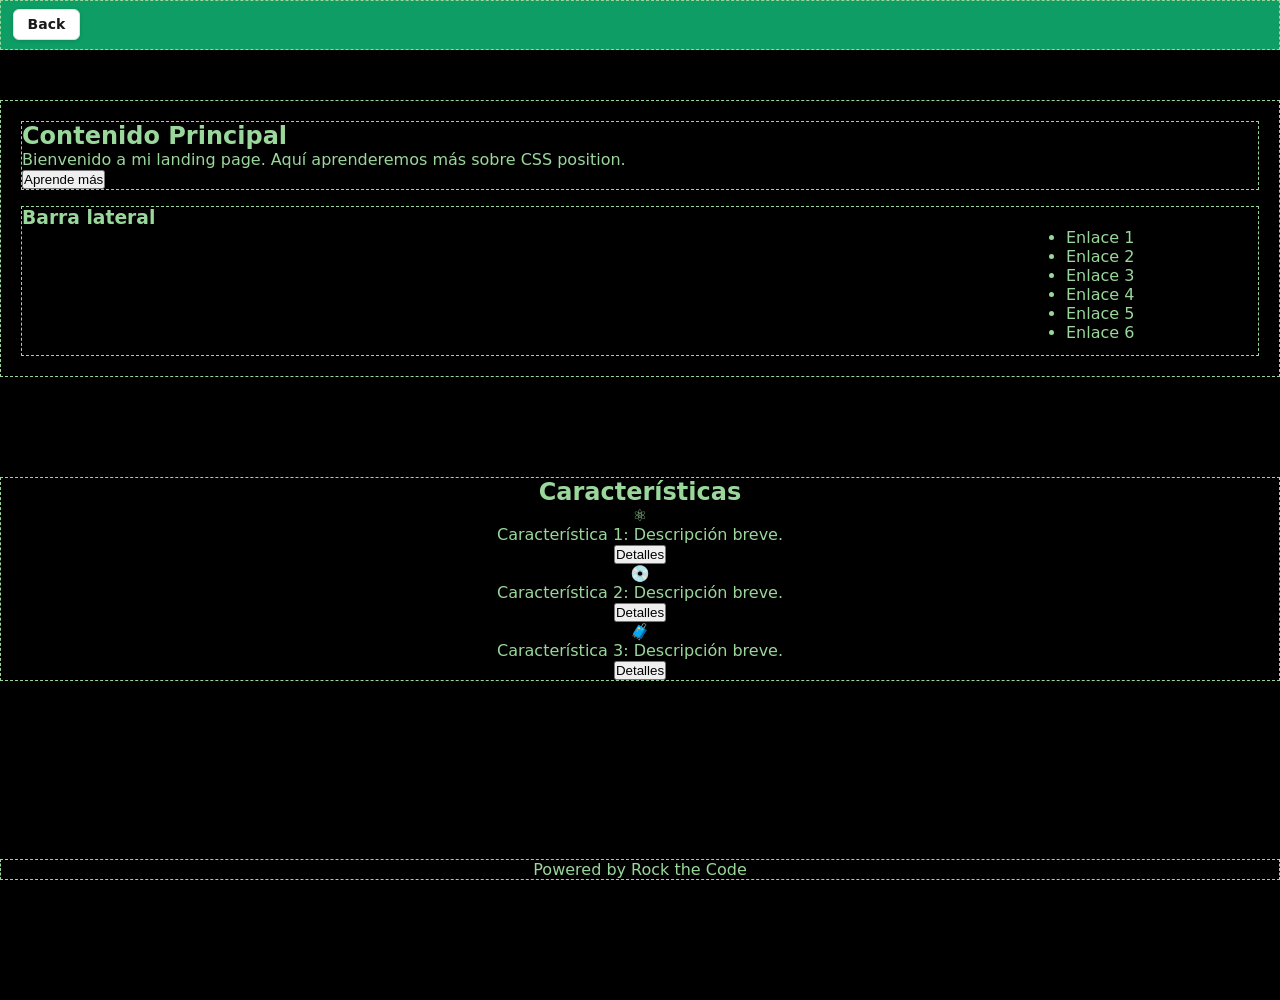
<file: 02-rwd/index.html>
<!DOCTYPE html>
<html lang="es">
  <head>
    <meta charset="UTF-8" />
    <meta name="viewport" content="width=device-width, initial-scale=1.0" />
    <link rel="stylesheet" href="./styles.css" />
    <link rel="stylesheet" href="/assets/site-back.css" />
    <title>Landing Page</title>
  </head>
  <body>
    <header class="site-back-header">
      <a class="site-back" href="https://powermba.netlify.app/">Back</a>
    </header>
    <header>
      <h1>Landing Page</h1>
    </header>
    <main>
      <section class="content">
        <h2>Contenido Principal</h2>
        <p>
          Bienvenido a mi landing page. Aquí aprenderemos más sobre CSS position.
        </p>
        <button>Aprende más</button>
      </section>
      <aside class="sidebar">
        <h3>Barra lateral</h3>
        <ul>
          <li>Enlace 1</li>
          <li>Enlace 2</li>
          <li>Enlace 3</li>
          <li>Enlace 4</li>
          <li>Enlace 5</li>
          <li>Enlace 6</li>
        </ul>
      </aside>
    </main>
    <section class="features">
      <h2>Características</h2>
      <div class="feature">
        <span>⚛️</span>
        <p>Característica 1: Descripción breve.</p>
        <button>Detalles</button>
      </div>
      <div class="feature">
        <span>💿</span>
        <p>Característica 2: Descripción breve.</p>
        <button>Detalles</button>
      </div>
      <div class="feature">
        <span>🧳</span>
        <p>Característica 3: Descripción breve.</p>
        <button>Detalles</button>
      </div>
    </section>
    <footer>
      <p>Powered by Rock the Code</p>
    </footer>
  </body>
</html>
</file>
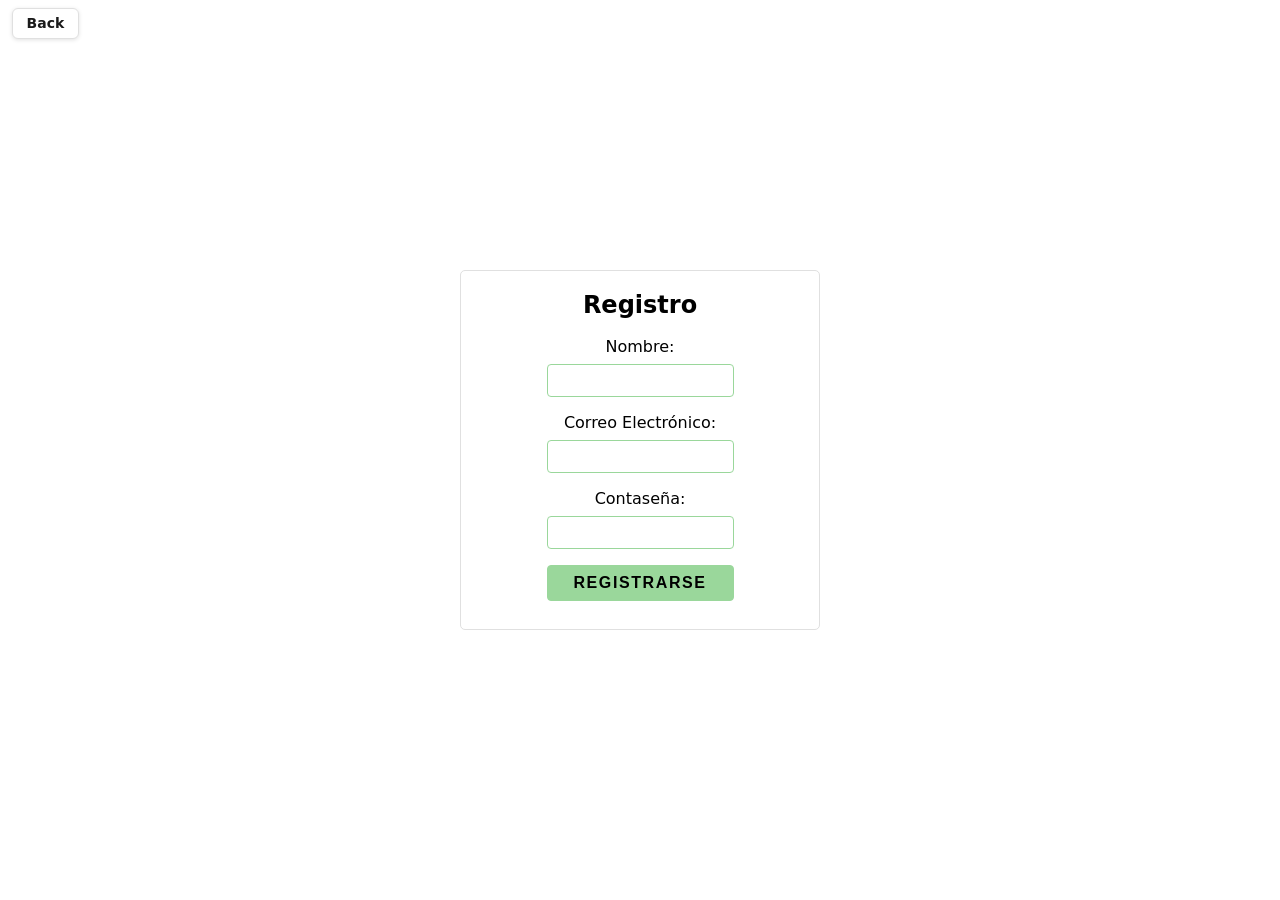
<file: 03-formulario-responsive/index.html>
<!DOCTYPE html>
<html lang="es">
<head>
    <meta charset="UTF-8">
    <meta name="viewport" content="width=device-width, initial-scale=1.0">
    <title>Formulario</title>
    <link rel="stylesheet" href="./styles.css">
    <link rel="stylesheet" href="/assets/site-back.css">
</head>
<body>
    <header class="site-back-header">
        <a class="site-back" href="https://powermba.netlify.app/">Back</a>
    </header>
    <div class="container">
        <h2>Registro</h2>
        <form action="#" method="post">
            <div class="form-group">
                <label for="nombre">Nombre: </label>
                <input type="text" id="nombre" name="nombre" required>
            </div>
            <div class="form-group">
                <label for="email">Correo Electrónico: </label>
                <input type="email" id="email" name="email" required>
            </div>
            <div class="form-group">
                <label for="password">Contaseña: </label>
                <input type="password" id="password" name="password" required>
            </div>
            <div class="form-group">
                <button type="submit">Registrarse</button>
            </div>
        </form>
    </div>
</body>
</html>
</file>
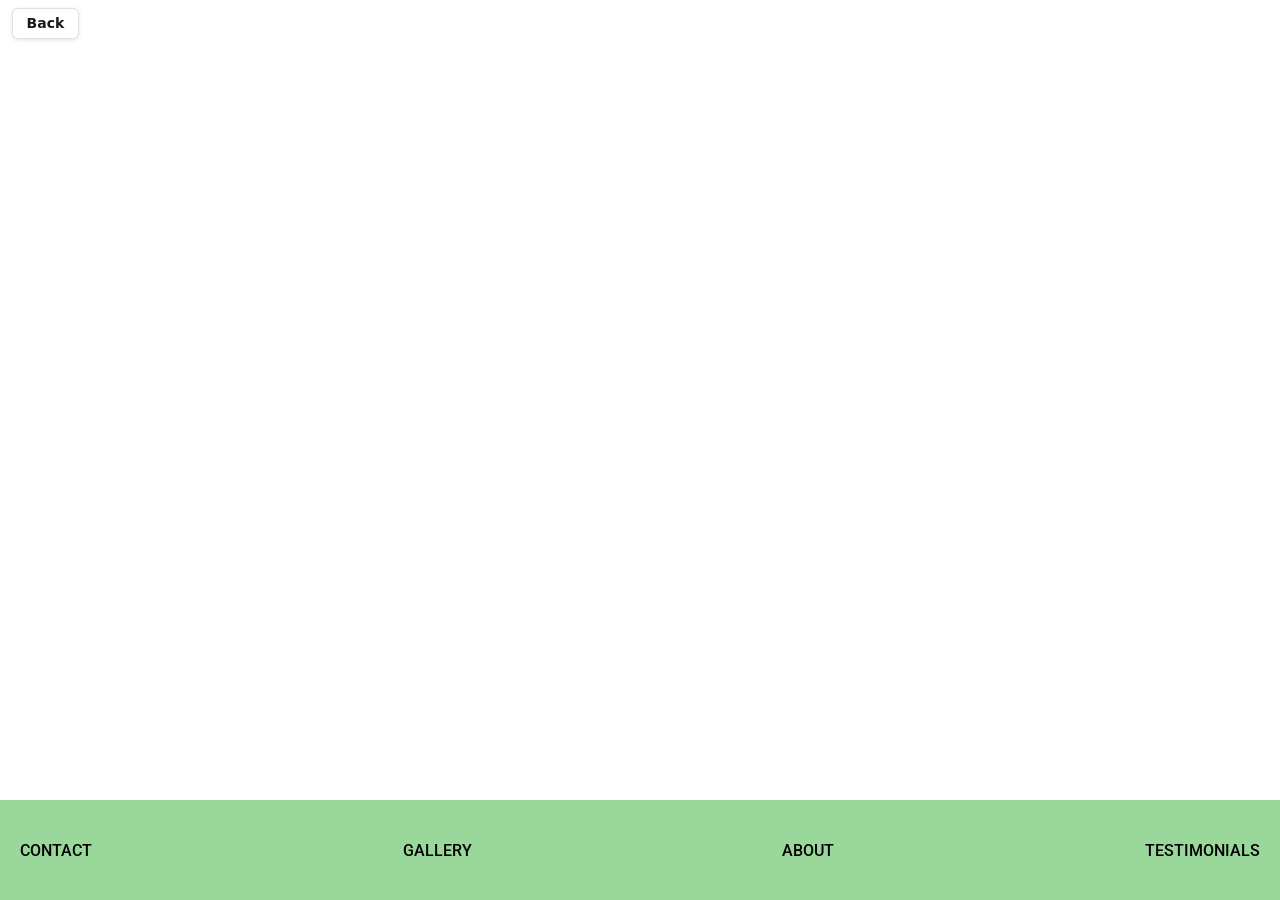
<file: 04-footer-responsive/index.html>
<!DOCTYPE html>
<html lang="en">
<head>
    <meta charset="UTF-8">
    <meta name="viewport" content="width=device-width, initial-scale=1.0">
    <title>Footer</title>
    <link rel="stylesheet" href="./styles.css">
    <link rel="stylesheet" href="/assets/site-back.css">
</head>
<body>
    <header class="site-back-header">
        <a class="site-back" href="https://powermba.netlify.app/">Back</a>
    </header>
    <footer>
        <ul>
            <li>Contact</li>
            <li>Gallery</li>
            <li>About</li>
            <li>Testimonials</li>
        </ul>
        <ul>
            <li>Contact</li>
            <li>Gallery</li>
            <li>About</li>
            <li>Testimonials</li>
        </ul>
        <ul>
            <li>Contact</li>
            <li>Gallery</li>
            <li>About</li>
            <li>Testimonials</li>
        </ul>
    </footer>
</body>
</html>
</file>
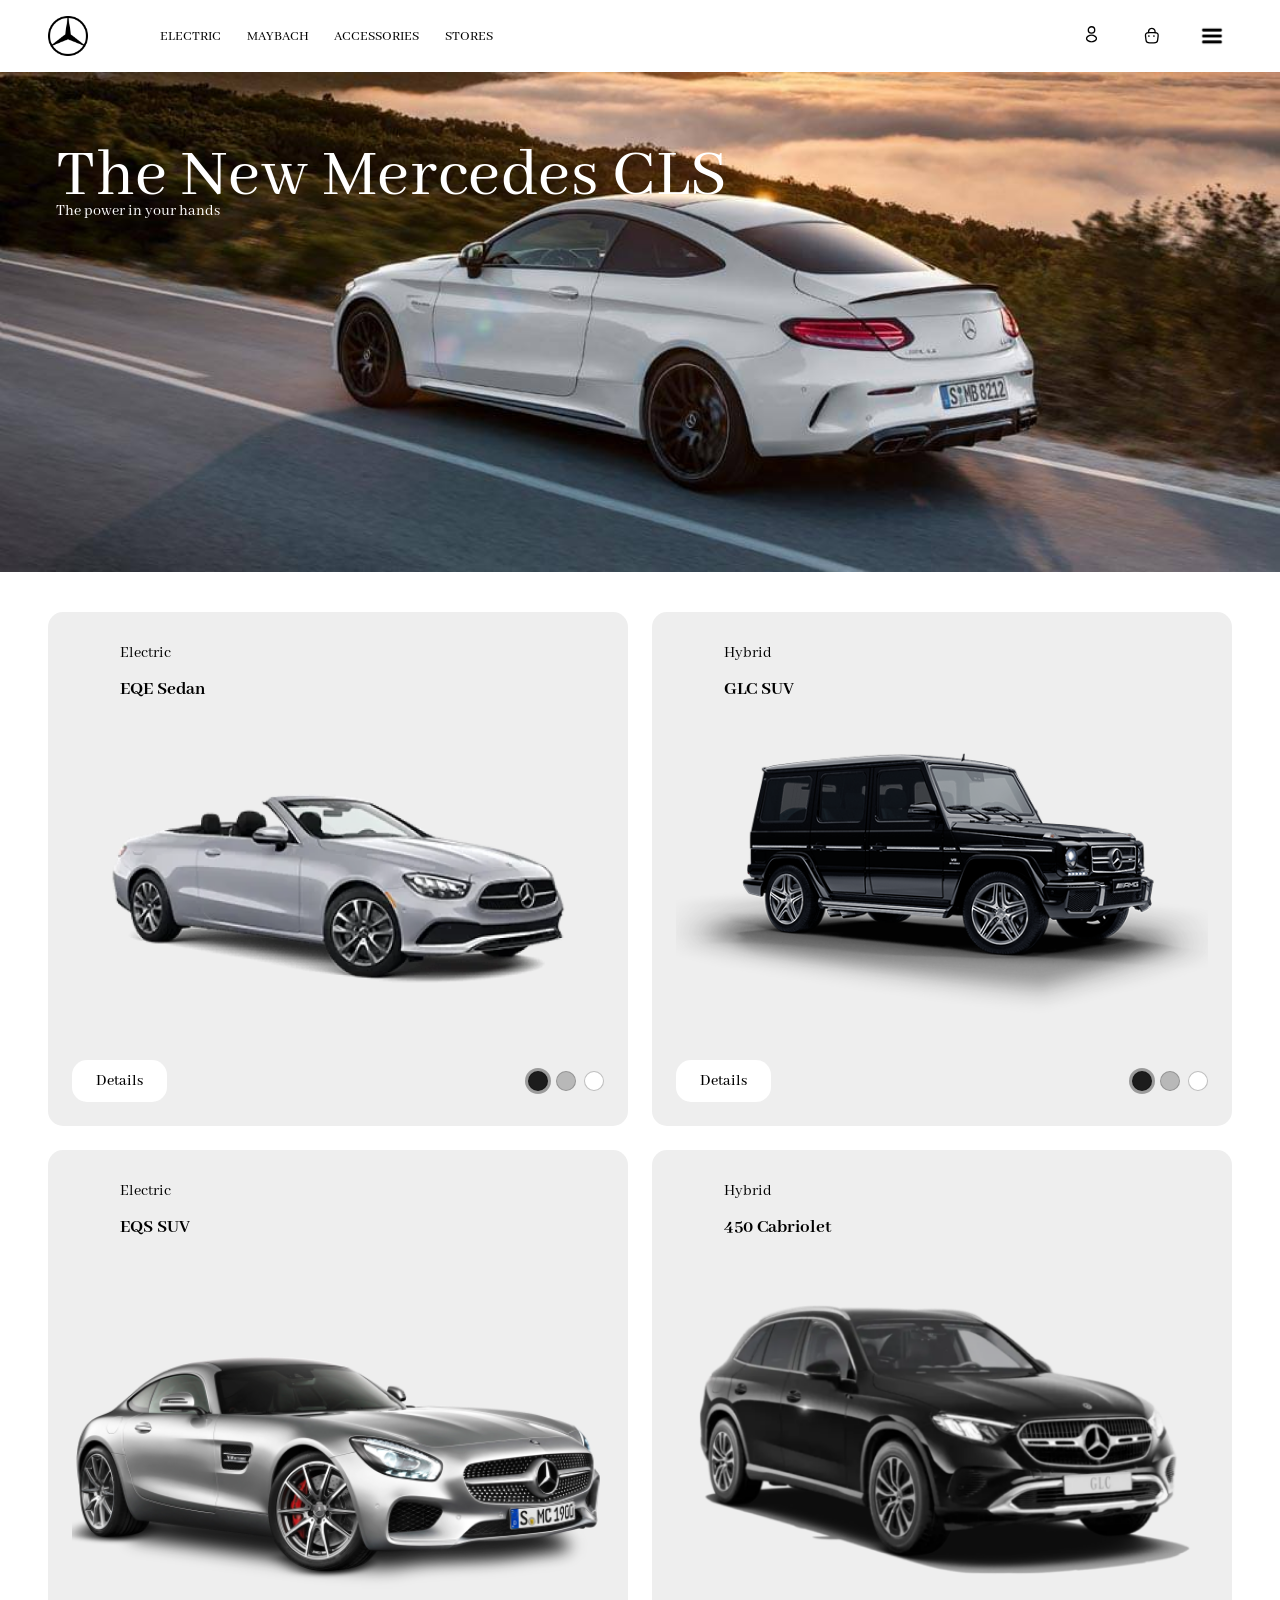
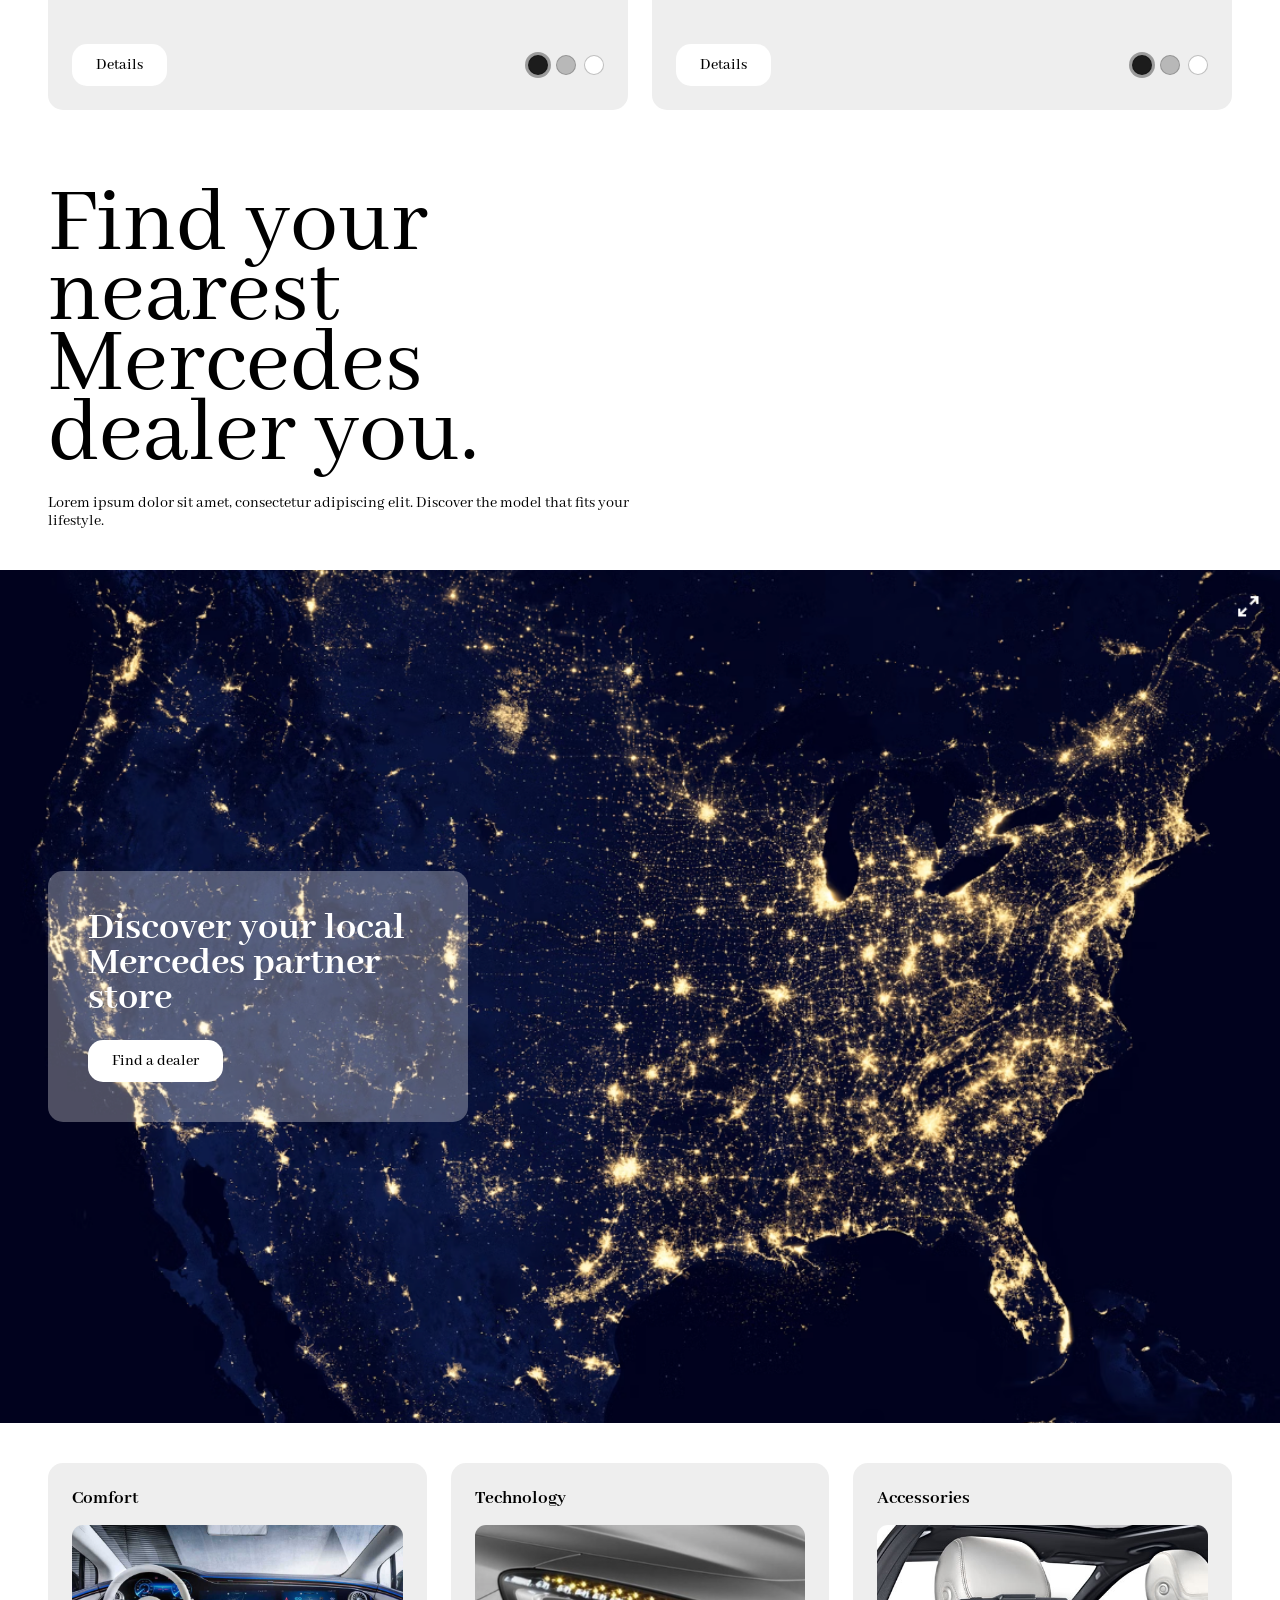
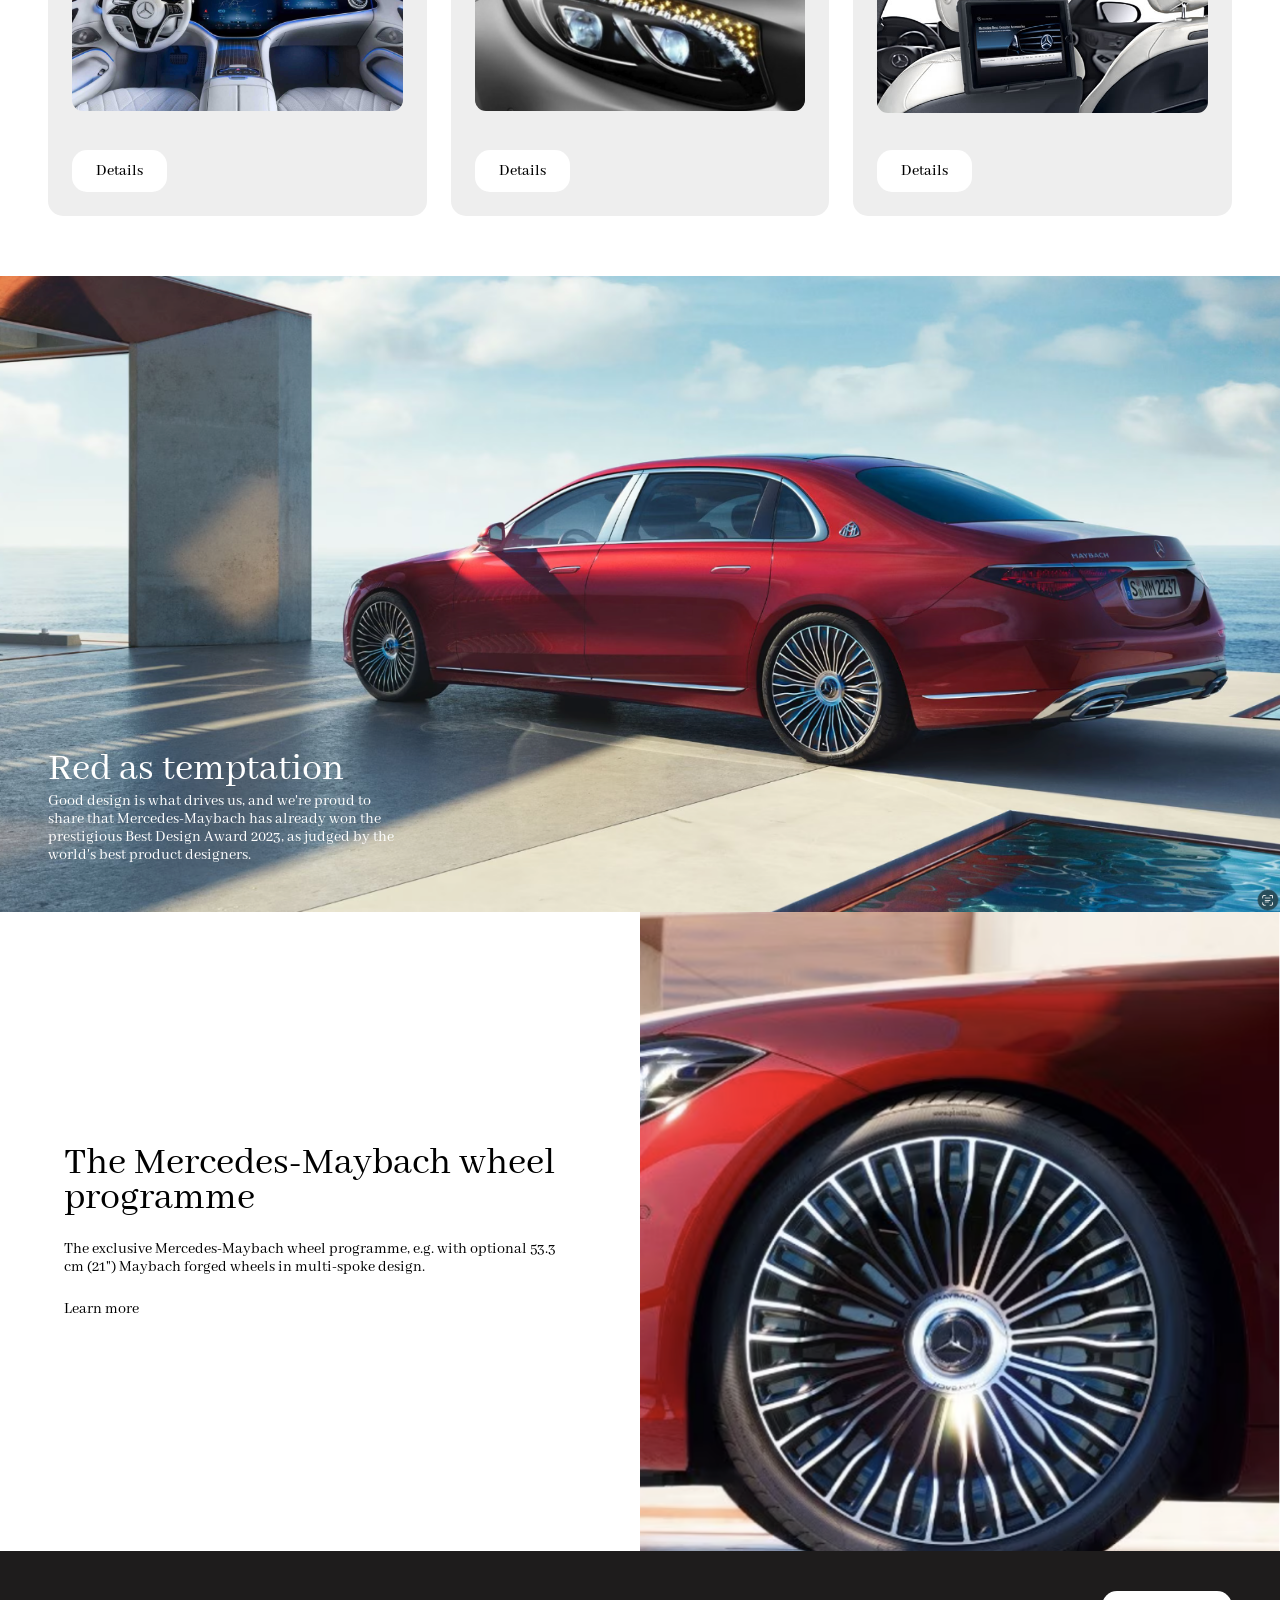
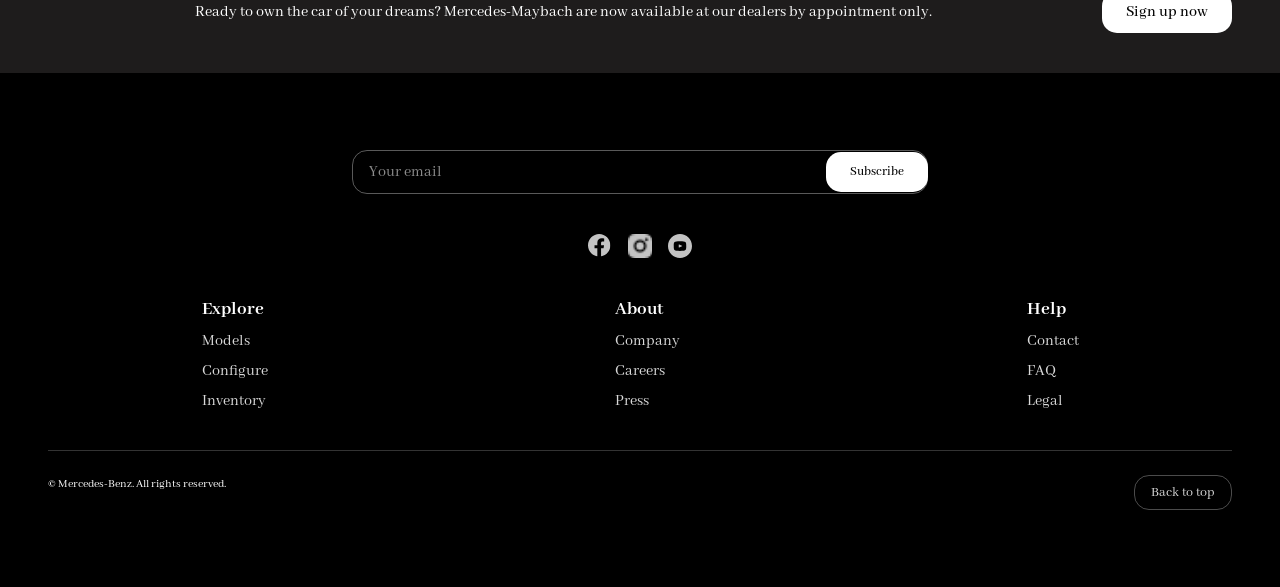
<file: RTC-Proyecto-Landing-Page/index.html>
<!DOCTYPE html>
<html lang="en" id="top">
<head>
    <!-- Document metadata and stylesheets -->
    <meta charset="UTF-8">
    <meta name="viewport" content="width=device-width, initial-scale=1.0">
    <meta name="description" content="Mercedes-Benz models, dealers, features, and the new Mercedes CLS. Explore electric and hybrid vehicles.">
    <title>Mercedes-Benz | RTC Landing Page</title>
    <link rel="stylesheet" href="./css/styles.css">
    <link rel="stylesheet" href="./css/media-queries.css">
</head>
<body>

  <!-- Accessibility: skip navigation for keyboard users -->
  <a class="skip-link" href="#main-content">Skip to main content</a>

  <!-- Site header: logo, main nav, account/cart/menu icons -->
  <header class="site-header">

    <!-- Brand logo (home link) -->
    <a class="logo-container" href="https://www.mercedes-benz.es/" target="_blank" rel="noopener noreferrer" aria-label="Mercedes-Benz Spain, official website">
      <img src="./assets/images/icons/mercedes-logo.svg" alt="" width="40" height="40" decoding="async">
    </a>

    <!-- Primary navigation (hidden on mobile, visible from 901px) -->
    <nav id="main-nav" class="site-header__nav" aria-label="Main navigation">
      <ul>
        <li><a href="https://www.mercedes-benz.es/passengercars/models/electric.html" target="_blank" rel="noopener noreferrer">Electric</a></li>
        <li><a href="https://www.mercedes-benz.es/passengercars/mercedes-maybach.html" target="_blank" rel="noopener noreferrer">Maybach</a></li>
        <li><a href="https://www.mercedes-benz.es/passengercars/buy/technical-accessoires-overview.html" target="_blank" rel="noopener noreferrer">Accessories</a></li>
        <li><a href="https://www.mercedes-benz.es/passengercars/mercedes-benz-cars/dealer-locator.html" target="_blank" rel="noopener noreferrer">Stores</a></li>
      </ul>
    </nav>

    <!-- Header utilities: account, basket, mobile menu toggle -->
    <div class="logged-area">
      <a class="user-container" href="https://www.mercedes-benz.es/passengercars/buy/digital-extras-overview/mercedes-me-id.html" target="_blank" rel="noopener noreferrer" aria-label="Mercedes me account">
        <img src="./assets/images/icons/login.svg" alt="" width="24" height="24" decoding="async" aria-hidden="true">
      </a>
      <a class="cart-container" href="https://www.mercedes-benz.es/passengercars/buy/collection-overview.html" target="_blank" rel="noopener noreferrer" aria-label="Mercedes-Benz collection and shopping">
        <img src="./assets/images/icons/basket.svg" alt="" width="24" height="24" decoding="async" aria-hidden="true">
      </a>
      <button
        class="header-menu-toggle"
        type="button"
        aria-label="Open menu"
        aria-expanded="false"
        aria-controls="main-nav"
      >
        <img src="./assets/images/icons/burguer-menu.svg" alt="" width="24" height="24" decoding="async" aria-hidden="true">
      </button>
    </div>
  </header>

  <!-- Main page content -->
  <main id="main-content">

    <!-- Hero: full-width image with headline overlay -->
    <section class="hero layout-container--bleed" aria-labelledby="hero-heading">
      <img
        class="hero__image"
        src="./assets/images/cars/hero-white-card.jpg"
        alt=""
        width="1920"
        height="1080"
        decoding="async"
        fetchpriority="high"
        aria-hidden="true"
      >
      <div class="hero-content">
        <h1 id="hero-heading">The new Mercedes CLS</h1>
        <p class="hero__tagline">The power in your hands</p>
      </div>
    </section>

    <!-- Products: vehicle model cards in a horizontal scroll grid -->
    <section id="products" class="products" aria-labelledby="products-heading">
      <div class="layout-container">
        <h2 id="products-heading" class="visually-hidden">Vehicle models</h2>
        <div class="products__grid" role="region" aria-label="Vehicle models carousel" tabindex="0">

          <!-- Product card: EQE Sedan -->
          <article class="product-card">
            <header class="product-card__header">
              <p class="product-card__category">Electric</p>
              <h3>EQE Sedan</h3>
            </header>
            <img
              class="product-card__image"
              src="./assets/images/cars/450-cabriolet.png"
              alt="Mercedes EQE Sedan"
              width="560"
              height="315"
              loading="lazy"
              decoding="async"
            >
            <footer class="product-card__footer">
              <a class="button-link" href="https://www.mercedes-benz.es/passengercars/models/saloon/eqe/overview.html" target="_blank" rel="noopener noreferrer" aria-label="View details for EQE Sedan on Mercedes-Benz Spain">Details</a>
              <div class="product-card__colors" role="radiogroup" aria-label="Available colors for EQE Sedan">
                <button type="button" class="product-card__color product-card__color--black" role="radio" aria-checked="true" aria-label="Obsidian black"></button>
                <button type="button" class="product-card__color product-card__color--silver" role="radio" aria-checked="false" aria-label="Iridium silver"></button>
                <button type="button" class="product-card__color product-card__color--white" role="radio" aria-checked="false" aria-label="Polar white"></button>
              </div>
            </footer>
          </article>

          <!-- Product card: GLC SUV -->
          <article class="product-card">
            <header class="product-card__header">
              <p class="product-card__category">Hybrid</p>
              <h3>GLC SUV</h3>
            </header>
            <img
              class="product-card__image"
              src="./assets/images/cars/g-class.png"
              alt="Mercedes GLC SUV"
              width="560"
              height="315"
              loading="lazy"
              decoding="async"
            >
            <footer class="product-card__footer">
              <a class="button-link" href="https://www.mercedes-benz.es/passengercars/models/suv/glc/overview.html" target="_blank" rel="noopener noreferrer" aria-label="View details for GLC SUV on Mercedes-Benz Spain">Details</a>
              <div class="product-card__colors" role="radiogroup" aria-label="Available colors for GLC SUV">
                <button type="button" class="product-card__color product-card__color--black" role="radio" aria-checked="true" aria-label="Obsidian black"></button>
                <button type="button" class="product-card__color product-card__color--silver" role="radio" aria-checked="false" aria-label="Iridium silver"></button>
                <button type="button" class="product-card__color product-card__color--white" role="radio" aria-checked="false" aria-label="Polar white"></button>
              </div>
            </footer>
          </article>

          <!-- Product card: EQS SUV -->
          <article class="product-card">
            <header class="product-card__header">
              <p class="product-card__category">Electric</p>
              <h3>EQS SUV</h3>
            </header>
            <img
              class="product-card__image"
              src="./assets/images/cars/glc-suv-electric.png"
              alt="Mercedes EQS SUV Electric"
              width="560"
              height="315"
              loading="lazy"
              decoding="async"
            >
            <footer class="product-card__footer">
              <a class="button-link" href="https://www.mercedes-benz.es/passengercars/models/suv/eqs/overview.html" target="_blank" rel="noopener noreferrer" aria-label="View details for EQS SUV on Mercedes-Benz Spain">Details</a>
              <div class="product-card__colors" role="radiogroup" aria-label="Available colors for EQS SUV">
                <button type="button" class="product-card__color product-card__color--black" role="radio" aria-checked="true" aria-label="Obsidian black"></button>
                <button type="button" class="product-card__color product-card__color--silver" role="radio" aria-checked="false" aria-label="Iridium silver"></button>
                <button type="button" class="product-card__color product-card__color--white" role="radio" aria-checked="false" aria-label="Polar white"></button>
              </div>
            </footer>
          </article>

          <!-- Product card: 450 Cabriolet -->
          <article class="product-card">
            <header class="product-card__header">
              <p class="product-card__category">Hybrid</p>
              <h3>450 Cabriolet</h3>
            </header>
            <img
              class="product-card__image"
              src="./assets/images/cars/glc-suv.png"
              alt="Mercedes 450 Cabriolet"
              width="560"
              height="315"
              loading="lazy"
              decoding="async"
            >
            <footer class="product-card__footer">
              <a class="button-link" href="https://www.mercedes-benz.es/passengercars/configurator.html" target="_blank" rel="noopener noreferrer" aria-label="View configurator and prices on Mercedes-Benz Spain">Details</a>
              <div class="product-card__colors" role="radiogroup" aria-label="Available colors for 450 Cabriolet">
                <button type="button" class="product-card__color product-card__color--black" role="radio" aria-checked="true" aria-label="Obsidian black"></button>
                <button type="button" class="product-card__color product-card__color--silver" role="radio" aria-checked="false" aria-label="Iridium silver"></button>
                <button type="button" class="product-card__color product-card__color--white" role="radio" aria-checked="false" aria-label="Polar white"></button>
              </div>
            </footer>
          </article>
        </div>
      </div>
    </section>

    <!-- Dealers: introductory text block -->
    <section id="dealers" class="dealers" aria-labelledby="dealers-heading">
      <div class="layout-container">
        <div class="dealers__content">
          <h2 id="dealers-heading">Find your nearest Mercedes dealer you.</h2>
          <p>Lorem ipsum dolor sit amet, consectetur adipiscing elit. Discover the model that fits your lifestyle.</p>
        </div>
      </div>
    </section>

    <!-- Map banner: Earth background with dealer CTA panel -->
    <section class="map-banner layout-container--bleed" aria-labelledby="map-banner-heading">
      <img
        class="map-banner__bg"
        src="./assets/images/bg/bg-earth.png"
        alt=""
        width="1920"
        height="1080"
        loading="lazy"
        decoding="async"
        aria-hidden="true"
      >
      <div class="map-banner__panel">
        <h2 id="map-banner-heading">Discover your local Mercedes partner store</h2>
        <a class="button-link" href="https://www.mercedes-benz.es/passengercars/mercedes-benz-cars/dealer-locator.html" target="_blank" rel="noopener noreferrer">Find a dealer</a>
      </div>
    </section>

    <!-- Features carousel: Comfort, Technology, Accessories -->
    <section id="features" class="carousel" aria-labelledby="features-heading">
      <div class="layout-container">
        <h2 id="features-heading" class="visually-hidden">Features</h2>
        <div class="features__grid" role="region" aria-label="Feature highlights" tabindex="0">

          <!-- Feature card: Comfort -->
          <article class="feature-card" aria-labelledby="feature-comfort-title">
            <h3 id="feature-comfort-title">Comfort</h3>
            <img
              class="feature-card__image"
              src="./assets/images/cars/confort.png"
              alt="Mercedes interior comfort features"
              width="540"
              height="360"
              loading="lazy"
              decoding="async"
            >
            <a class="button-link" href="https://www.mercedes-benz.es/passengercars/buy/digital-extras-overview.html" target="_blank" rel="noopener noreferrer" aria-label="View comfort and digital extras details on Mercedes-Benz Spain">Details</a>
          </article>

          <!-- Feature card: Technology -->
          <article class="feature-card" aria-labelledby="feature-technology-title">
            <h3 id="feature-technology-title">Technology</h3>
            <img
              class="feature-card__image"
              src="./assets/images/cars/technology.png"
              alt="Mercedes technology and headlights"
              width="540"
              height="360"
              loading="lazy"
              decoding="async"
            >
            <a class="button-link" href="https://www.mercedes-benz.es/passengercars/technology/mbux.html" target="_blank" rel="noopener noreferrer" aria-label="View technology details on Mercedes-Benz Spain">Details</a>
          </article>

          <!-- Feature card: Accessories -->
          <article class="feature-card" aria-labelledby="feature-accessories-title">
            <h3 id="feature-accessories-title">Accessories</h3>
            <img
              class="feature-card__image"
              src="./assets/images/cars/accesories.jpg"
              alt="Mercedes accessories"
              width="540"
              height="360"
              loading="lazy"
              decoding="async"
            >
            <a class="button-link" href="https://www.mercedes-benz.es/passengercars/buy/technical-accessoires-overview.html" target="_blank" rel="noopener noreferrer" aria-label="View accessories details on Mercedes-Benz Spain">Details</a>
          </article>
        </div>
      </div>
    </section>

    <!-- Temptation: red car promotional banner -->
    <section class="tentation layout-container--bleed" aria-labelledby="tentation-heading">
      <img
        class="tentation__bg"
        src="./assets/images/bg/bg-red-tentation.png"
        alt=""
        width="1920"
        height="1080"
        loading="lazy"
        decoding="async"
        aria-hidden="true"
      >
      <div class="tentation__content">
        <h2 id="tentation-heading">Red as temptation</h2>
        <p>Good design is what drives us, and we're proud to share that Mercedes-Maybach has already won the prestigious Best Design Award 2023, as judged by the world's best product designers.</p>
      </div>
    </section>

    <!-- Wheel programme: split layout (copy + image) -->
    <section class="wheel-program layout-container--bleed" aria-labelledby="wheel-program-heading">
      <div class="wheel-program__copy">
        <h2 id="wheel-program-heading">The Mercedes-Maybach wheel programme</h2>
        <p>The exclusive Mercedes-Maybach wheel programme, e.g. with optional 53.3 cm (21") Maybach forged wheels in multi-spoke design.</p>
        <a href="https://www.mercedes-benz.es/passengercars/buy/technical-accessoires-overview.html" target="_blank" rel="noopener noreferrer">Learn more<span class="visually-hidden"> about Mercedes-Benz accessories</span></a>
      </div>
      <div class="wheel-program__media">
        <img
          src="./assets/images/bg/bg-wheel-program.png"
          alt="Close-up of a Mercedes-Maybach wheel"
          width="800"
          height="800"
          loading="lazy"
          decoding="async"
        >
      </div>
    </section>

    <!-- Contact CTA bar -->
    <section class="contact layout-container--bleed" aria-labelledby="contact-heading">
      <h2 id="contact-heading" class="visually-hidden">Stay in touch</h2>
      <p>Ready to own the car of your dreams? Mercedes-Maybach are now available at our dealers by appointment only.</p>
      <a class="button-link" href="https://www.mercedes-benz.es/passengercars/test-drive.html" target="_blank" rel="noopener noreferrer">Sign up now</a>
    </section>
  </main>

  <!-- Site footer -->
  <footer class="site-footer">

    <!-- Newsletter: email input with inline subscribe button -->
    <form class="site-footer__newsletter" action="https://www.mercedes-benz.es/passengercars/brand/newsletter/mercedes-benz.html" method="get" target="_blank" aria-labelledby="newsletter-heading">
      <h2 id="newsletter-heading" class="visually-hidden">Newsletter subscription</h2>
      <label class="visually-hidden" for="newsletter-email">Email address</label>
      <input
        id="newsletter-email"
        type="email"
        name="email"
        placeholder="Your email"
        autocomplete="email"
        required
      >
      <button type="submit">Subscribe</button>
    </form>

    <!-- Social media links -->
    <ul class="site-footer__social" aria-label="Social media">
      <li>
        <a href="https://www.facebook.com/MercedesBenzEspana" target="_blank" rel="noopener noreferrer" aria-label="Facebook">
          <img src="./assets/images/icons/facebook.svg" alt="" width="24" height="24" decoding="async" aria-hidden="true">
        </a>
      </li>
      <li>
        <a href="https://www.instagram.com/mercedesbenz_es/" target="_blank" rel="noopener noreferrer" aria-label="Instagram">
          <img src="./assets/images/icons/instagram.png" alt="" width="24" height="24" decoding="async" aria-hidden="true">
        </a>
      </li>
      <li>
        <a href="https://www.youtube.com/user/MercedesBenzEspana" target="_blank" rel="noopener noreferrer" aria-label="YouTube">
          <img src="./assets/images/icons/youtube.svg" alt="" width="24" height="24" decoding="async" aria-hidden="true">
        </a>
      </li>
    </ul>

    <!-- Footer navigation columns -->
    <nav class="site-footer__links" aria-label="Footer">
      <div class="site-footer__column">
        <h3 id="footer-explore">Explore</h3>
        <ul aria-labelledby="footer-explore">
          <li><a href="https://www.mercedes-benz.es/passengercars/models.html" target="_blank" rel="noopener noreferrer">Models</a></li>
          <li><a href="https://www.mercedes-benz.es/passengercars/configurator.html" target="_blank" rel="noopener noreferrer">Configure</a></li>
          <li><a href="https://www.mercedes-benz.es/passengercars/buy/new-car.html" target="_blank" rel="noopener noreferrer">Inventory</a></li>
        </ul>
      </div>
      <div class="site-footer__column">
        <h3 id="footer-about">About</h3>
        <ul aria-labelledby="footer-about">
          <li><a href="https://www.mercedes-benz.es/passengercars/brand.html" target="_blank" rel="noopener noreferrer">Company</a></li>
          <li><a href="https://www.mercedes-benz.es/passengercars/brand/jobs.html" target="_blank" rel="noopener noreferrer">Careers</a></li>
          <li><a href="https://revista.mercedes-benz.es/" target="_blank" rel="noopener noreferrer">Press</a></li>
        </ul>
      </div>
      <div class="site-footer__column">
        <h3 id="footer-help">Help</h3>
        <ul aria-labelledby="footer-help">
          <li><a href="https://www.mercedes-benz.es/passengercars/brand/locations.html" target="_blank" rel="noopener noreferrer">Contact</a></li>
          <li><a href="https://www.mercedes-benz.es/passengercars/services.html" target="_blank" rel="noopener noreferrer">FAQ</a></li>
          <li><a href="https://www.mercedes-benz.es/passengercars/content-pool/tool-pages/legal/copyright.html" target="_blank" rel="noopener noreferrer">Legal</a></li>
        </ul>
      </div>
    </nav>

    <!-- Copyright and back-to-top link -->
    <div class="site-footer__bottom">
      <p><small>© Mercedes-Benz. All rights reserved.</small></p>
      <a class="site-footer__back-to-top" href="#top">Back to top</a>
    </div>
  </footer>
</body>
</html>
</file>
<file: 02-rwd/styles.css>
/* Estilos generales */
* {
    margin: 0;
    padding: 0;
    box-sizing: border-box;
  }
  
  body {
    font-family: system-ui, -apple-system, BlinkMacSystemFont, "Segoe UI", Roboto,
      Oxygen, Ubuntu, Cantarell, "Open Sans", "Helvetica Neue", sans-serif;
    margin: 0;
    padding: 0;
    min-height: 100vh;
    background-color: #000000;
    color: #9ad79b;
  }

  header {
    position: fixed;
    top: 0;
    margin-bottom: 2rem;
    background-color: #0e9d64;
    width: 100%;
    height: 50px;
    z-index: 1;
    border: 1px dashed #9ad79b;
  }

  section {
    position: relative;
    margin-bottom: 1rem;
    border: 1px dashed #9ad79b;
  }
aside {
    position: relative;
    height: 150px;
    width: 100%;
    border: 1px dashed #9ad79b;

}
aside ul {
    position: absolute;
    right: 0;
    margin-right: 10%;
}
main {
 position: relative;
 padding: 20px;
 margin-top: 100px;
 border: 1px dashed #9ad79b;
}
section.features {
    position: relative;
    margin-top: 100px;
    text-align: center;
    max-height: 300px;
    border: 1px dashed #9ad79b;
}
footer {
    border: 1px dashed #9ad79b;
    position: absolute;
    bottom: 20px;
    width: 100%;

    background-color: #000;
   
}
footer p {
    text-align: center;
}
</file>
<file: assets/site-back.css>
.site-back-header {
    position: fixed;
    top: 0;
    left: 0;
    z-index: 9999;
    padding: 0.5rem 0.75rem;
}

.site-back {
    display: inline-block;
    padding: 0.4rem 0.85rem;
    font-size: 0.875rem;
    font-weight: 600;
    font-family: system-ui, -apple-system, BlinkMacSystemFont, "Segoe UI", Roboto,
        sans-serif;
    text-decoration: none;
    color: #1a1a1a;
    background: #fff;
    border: 1px solid #e0e0e0;
    border-radius: 6px;
    box-shadow: 0 1px 4px rgba(0, 0, 0, 0.12);
}

.site-back:hover,
.site-back:focus-visible {
    background: #9ad79b;
    border-color: #9ad79b;
    color: #000;
    outline: none;
}
</file>
<file: 03-formulario-responsive/styles.css>
* {
    margin: 0;
    padding: 0;
    box-sizing: border-box;
}
:root {
    --primary-color: #9ad79b;
    --secondary-color: #000;
    --tertiary-color: #fff;
    --quaternary-color: #1a1a1a;
    --quinary-color: #f0f0f0;
    --senary-color: #e0e0e0;
    --septenary-color: #d0d0d0;
    --octonary-color: #c0c0c0;
}


body{
    height: 100vh;
    display: flex;
    justify-content: center;
    align-items: center;
    font-family: system-ui, -apple-system, BlinkMacSystemFont, "Segoe UI", Roboto,
      Oxygen, Ubuntu, Cantarell, "Open Sans", "Helvetica Neue", sans-serif;

}
.container{
    background-color: var(--tertiary-color);
    padding: 20px;
    border-radius: 5px;
    display: flex;
    flex-direction: column;
    align-items: center;
    border: 1px solid var(--senary-color);
    flex: 0 1 360px;
    gap: 10px;
}

.form-group{
    display: flex;
    flex-direction: column;
    align-items: center;
    justify-content: center;

    padding: 0.5rem;
    width: 100%;
}
.form-group label{
    margin-bottom: 0.5rem;
}
.form-group input{
    width: 100%;
    padding: 0.5rem;
    border: 1px solid var(--primary-color);
    border-radius: 0.25rem;
}
.form-group button {
    width: 100%;
    padding: 0.5rem;
    border: 1px solid var(--primary-color);
    border-radius: 0.25rem;
    background-color: var(--primary-color);
    color: var(--secondary-color);
    cursor: pointer;
    font-size: 1rem;
    font-weight: bold;
    text-transform: uppercase;
    letter-spacing: 0.1rem;
    transition: all 0.3s ease;
    &:hover {
        background-color: var(--secondary-color);
        color: var(--primary-color);
    }
}
</file>
<file: 04-footer-responsive/styles.css>
@import url('https://fonts.googleapis.com/css2?family=Roboto:wght@100;300;400;500;700;900&display=swap');

* {
    margin: 0;
    padding: 0;
    box-sizing: border-box;
    font-family: 'Roboto', sans-serif;
}
:root {
    --primary-color: #9ad79b;
    --secondary-color: #000;
}
footer > ul {
    display: flex;
    position: fixed;
    bottom: 0;
    background-color: var(--primary-color);
    width: 100%;
    height: 100px;
    align-items: center;
    justify-content: center;
    gap: 10px;
    padding: 10px;

    color: var(--secondary-color);
    font-size: 16px;
    font-weight: 500;
    text-transform: uppercase;
    list-style: none;
    flex-wrap: wrap;
    justify-content: space-between;
}
footer > ul > li {
    padding: 10px;
}
footer > ul > li:hover {
    background-color: var(--secondary-color);
    color: var(--primary-color);
    cursor: pointer;
    transition: all 0.3s ease;
}
</file>
<file: RTC-Proyecto-Landing-Page/css/styles.css>
@import url('https://fonts.googleapis.com/css2?family=Abhaya+Libre:wght@400;500;600;700;800&display=swap');

*,
*::before,
*::after {
    margin: 0;
    padding: 0;
    box-sizing: border-box;
    font-family: 'Abhaya Libre', serif;
}
:root {
    --primary-color: #000;
    --secondary-color: #fff;
    --bg--primary: #EEEEEE;
    --bg--secondary: #D9D9D9;
    --border-radius: 15px;
    --layout-max: 1440px;
    --layout-gutter: clamp(1rem, 4vw, 3rem);
    --layout-gap-sm: 1rem;
    --layout-gap-md: 1.5rem;
    --layout-gap-lg: 2.5rem;
    --header-height: 72px;
    --bp-tablet: 768px;
    --bp-desktop: 901px;
    --bp-wide: 1024px;
}


body {
    overflow-x: clip;
    max-width: 100%;
    display: grid;
    grid-template-rows: auto 1fr auto;
    min-height: 100vh;
    width: 100%;
}

img {
    display: block;
    max-width: 100%;
    height: auto;
}


a {
    color: inherit;
    text-decoration: none;
}

.visually-hidden {
    position: absolute;
    width: 1px;
    height: 1px;
    padding: 0;
    margin: -1px;
    overflow: hidden;
    clip: rect(0, 0, 0, 0);
    white-space: nowrap;
    border: 0;
}

.skip-link {
    position: absolute;
    top: 0;
    left: 0;
    z-index: 200;
    padding: 0.75rem 1rem;
    background-color: var(--primary-color);
    color: var(--secondary-color);
    transform: translateY(-120%);
    transition: transform 0.2s ease;
}

.skip-link:focus {
    transform: translateY(0);
    outline: 2px solid var(--secondary-color);
    outline-offset: 2px;
}

.skip-link:focus:not(:focus-visible) {
    transform: translateY(-120%);
}

.skip-link:focus-visible {
    transform: translateY(0);
}

/* Global Button - Puede ser como un boton "primario" */
button,
.button-link {
    cursor: pointer;
    border: none;
    border-radius: 999px;
    padding: 0.75rem 1.5rem;
    font-weight: 500;
    background-color: var(--secondary-color);
    color: var(--primary-color);
    border-radius: var(--border-radius);
    max-width: fit-content;
    display: inline-block;
    text-align: center;
}

.button-link:focus-visible {
    outline: 2px solid currentColor;
    outline-offset: 2px;
}

.site-footer a {
    opacity: 0.85;
}

.site-footer a:hover {
    opacity: 1;
}

main {
    display: grid;
    grid-template-columns: minmax(0, 1fr);
    width: 100%;
    max-width: 100%;
    overflow-x: clip;
}

main > section {
    min-width: 0;
    max-width: 100%;
}

.layout-container {
    width: 100%;
    max-width: var(--layout-max);
    margin-inline: auto;
    padding-inline: var(--layout-gutter);
    min-width: 0;
}

.layout-container--bleed {
    display: grid;
    align-items: center;
}

header {
    display: grid;
    grid-template-columns: auto 1fr;
    align-items: center;
    column-gap: var(--layout-gap-md);
    height: var(--header-height);
    padding-inline: var(--layout-gutter) 0.75rem;
    width: 100%;
    box-sizing: border-box;
    position: sticky;
    top: 0;
    z-index: 100;
    background-color: var(--secondary-color);
}

.site-header__nav {
    display: none;
}

.site-header__nav ul {
    display: grid;
    grid-auto-flow: column;
    gap: clamp(0.75rem, 2vw, 2rem);
    list-style: none;
}
.site-header__nav ul li {
    text-transform: uppercase;
    font-size: 0.875rem;
}

.logged-area {
    grid-column: 2;
    display: flex;
    flex-wrap: nowrap;
    align-items: center;
    gap: 1rem;
    justify-self: end;
    min-width: 0;
}

.logged-area > button,
.logged-area > a {
    flex-shrink: 0;
    display: grid;
    place-items: center;
    min-width: 2.5rem;
    min-height: 2.5rem;
    padding: 0.25rem;
    max-width: none;
}

.logged-area > button img,
.logged-area > a img {
    width: 24px;
    height: 24px;
    min-width: 24px;
    min-height: 24px;
    max-width: none;
}

.hero {
    display: grid;
    grid-template-columns: minmax(0, 1fr);
    grid-template-rows: 1fr;
    min-height: clamp(280px, 45vh, 420px);
    position: relative;
    overflow: hidden;
    width: 100%;
}

.hero img {
    grid-area: 1 / 1;
    width: 100%;
    height: 100%;
    object-fit: cover;
}

.hero-content {
    grid-area: 1 / 1;
    align-self: end;
    justify-self: start;
    padding: clamp(1.5rem, 5vw, 3.5rem);
    padding-bottom: 2rem;
    z-index: 1;
    color: var(--secondary-color);
    max-width: 32rem;
}

.hero-content h1 {
    font-weight: 400;
    font-style: Regular;
    font-size: 70px;
    line-height: 50px;
    letter-spacing: 0.6px;
    vertical-align: middle;
    text-transform: capitalize;
    width:max-content;
    
}



/* Products — mobile */

.products {
    padding-block: var(--layout-gap-lg);
}

.products__grid {
    display: grid;
    grid-template-columns: 1fr;
    gap: var(--layout-gap-md);
    width: 100%;
}

.product-card {
    min-width: 0;
    display: grid;
    grid-template-rows: auto 1fr auto;
    gap: var(--layout-gap-sm);
    padding: var(--layout-gap-md);
    background-color: var(--bg--primary);
    border-radius: var(--border-radius);
    min-height: 280px;
    text-align: center;
    justify-items: center;
}

.product-card__header,
.product-card__image,
.product-card__footer {
    grid-template-columns: 2fr;
    grid-row-gap: 0;
    background-color: transparent;
}
.product-card__header {

    z-index: 1;
}

.product-card__image {
    object-fit: contain;
    margin: auto;
}

.product-card__footer {
    display: grid;
    grid-template-columns: repeat(2, 1fr);
    justify-items: center;
    gap: var(--layout-gap-sm);
    width: 100%;
}
.product-card__colors {
    display: flex;
    align-items: center;
    justify-content: center;
    gap: 0.5rem;
}

.product-card__color {
    width: 1.25rem;
    height: 1.25rem;
    padding: 0;
    border-radius: 50%;
    border: 1px solid rgba(0, 0, 0, 0.2);
    flex-shrink: 0;
    cursor: pointer;
    max-width: none;
    transition: box-shadow 0.3s ease-in-out, border-color 0.3s ease-in-out;
}

.product-card__color:focus-visible {
    outline: 2px solid var(--primary-color);
    outline-offset: 2px;
}

.product-card__color[aria-checked="true"] {
    box-shadow: 0 0 0 3px rgba(0, 0, 0, 0.35);
}

.product-card__color:hover {
    border-color: rgba(0, 0, 0, 0.5);
    box-shadow: 0 0 0 3px rgba(0, 0, 0, 0.35);
}

.product-card__color--black {
    background-color: #1c1c1c;
}

.product-card__color--silver {
    background-color: #b8b8b8;
}

.product-card__color--white {
    background-color: #ffffff;
    border-color: rgba(0, 0, 0, 0.25);
}

/* Dealers */

.dealers {
    padding-block: var(--layout-gap-lg);
}

.dealers__content {
    display: grid;
    gap: var(--layout-gap-md);
    max-width: 42rem;
    overflow-wrap: break-word;
}
.dealers__content h2 {
    font-family: Abhaya Libre;
    font-weight: 400;
    font-style: Regular;
    font-size: 96px;
    line-height: 70px;
    letter-spacing: 0%;
    vertical-align: middle;
}

/* Map banner — mobile */

.map-banner {
    display: grid;
    grid-template-columns: minmax(0, 1fr);
    grid-template-rows: 1fr;
    min-height: clamp(320px, 40vh, 480px);
    overflow: hidden;
    width: 100%;
}

.map-banner__bg {
    grid-area: 1 / 1;
    width: 100%;
    max-height: 1000%;
    object-fit: contain;
}

.map-banner__panel {
    grid-area: 1 / 1;
    align-self: center;
    justify-self: center;
    margin: var(--layout-gutter);
    padding: clamp(1.5rem, 4vw, 2.5rem);
    width: calc(100% - (var(--layout-gutter) * 2));
    box-sizing: border-box;
    background-color: rgba(255, 255, 255, 0.3);
    color: var(--secondary-color);
    display: grid;
    gap: var(--layout-gap-md);
    text-align: center;
    justify-items: center;
    border-radius: var(--border-radius);
}

.map-banner__panel h2 {
    font-size: 40px;
    line-height: 35px;
}

.carousel {
    padding-block: var(--layout-gap-lg);
    overflow-x: clip;
    width: 100%;
}

.carousel .layout-container {
    padding-inline: 0;
    max-width: 100%;
}

.features__grid {
    --slides-visible: 1;
    display: grid;
    grid-auto-flow: column;
    grid-auto-columns: calc(
        (100% - (var(--slides-visible) - 1) * var(--layout-gap-md)) / var(--slides-visible)
    );
    gap: var(--layout-gap-md);
    align-items: stretch;
    justify-content: start;
    justify-items: stretch;
    width: 100%;
    max-width: 100%;
    overflow-x: auto;
    overflow-y: hidden;
    scroll-snap-type: x proximity;
    scroll-padding-inline: var(--layout-gutter);
    padding-inline: var(--layout-gutter);
    padding-bottom: 1.25rem;
    -webkit-overflow-scrolling: touch;
    scrollbar-width: thin;
    scrollbar-color: #9e9e9e var(--bg--secondary);
}

.features__grid::-webkit-scrollbar {
    height: 4px;
}

.features__grid::-webkit-scrollbar-track {
    background-color: var(--bg--secondary);
    border-radius: 999px;
    margin-inline: var(--layout-gutter);
}

.features__grid::-webkit-scrollbar-thumb {
    background-color: #9e9e9e;
    border-radius: 999px;
}

.feature-card {
    scroll-snap-align: start;
    min-width: 0;
    width: 100%;
    display: grid;
    grid-template-rows: auto 1fr auto;
    gap: var(--layout-gap-sm);
    padding: var(--layout-gap-md);
    background-color: var(--bg--primary);
    border-radius: var(--border-radius);
    min-height: 240px;
}

.feature-card__image {
    width: 100%;
    object-fit: cover;
    border-radius: calc(var(--border-radius) - 4px);
    max-height: 90%;
    object-fit: fill;
    object-position: center;
}



.tentation {
    display: grid;
    grid-template-columns: minmax(0, 1fr);
    grid-template-rows: 1fr;
    min-height: clamp(300px, 45vh, 520px);
    overflow: hidden;
    width: 100%;
}

.tentation__bg {
    grid-area: 1 / 1;
    width: 100%;
    height: 100%;
    object-fit: cover;
}

.tentation__content {
    grid-area: 1 / 1;
    align-self: end;
    justify-self: center;
    padding: var(--layout-gutter);
    max-width: 28rem;
    color: var(--secondary-color);
    z-index: 1;
    text-align: center;
}

.tentation__content h2 {
    font-family: Abhaya Libre;
    font-weight: 400;
    font-style: Regular;
    font-size: 40px;
    line-height: 45px;
}
/* Wheel — mobile */

.wheel-program {
    display: grid;
    grid-template-columns: 1fr;
    width: 100%;
}

.wheel-program__media {
    order: 1;
    min-height: 240px;
}

.wheel-program__media img {
    width: 100%;
    height: 100%;
    object-fit: cover;
}

.wheel-program__copy {
    order: 2;
    display: grid;
    align-content: center;
    gap: var(--layout-gap-md);
    padding: clamp(2rem, 6vw, 4rem);
    background-color: var(--secondary-color);
    text-align: center;
    justify-items: center;
}

.wheel-program__copy h2 {
    font-family: Abhaya Libre;
    font-weight: 400;
    font-style: Regular;
    font-size: 40px;
    line-height: 35px;
}
/* Contact — mobile */

.contact {
    display: grid;
    grid-template-columns: 1fr;
    justify-items: center;
    text-align: center;
    gap: var(--layout-gap-md);
    padding: clamp(1.5rem, 4vw, 2.5rem) var(--layout-gutter);
    background-color: #1e1c1c;
    width: 100%;
}

.contact p {
    min-width: 0;
    overflow-wrap: break-word;
    color: var(--secondary-color);
}

/* Footer — mobile */

.site-footer {
    display: grid;
    gap: var(--layout-gap-lg);
    padding: clamp(2rem, 6vw, 5rem) var(--layout-gutter);
    background-color: var(--primary-color);
    color: var(--secondary-color);
    width: 100%;
}

.site-footer__newsletter {
    position: relative;
    display: flex;
    align-items: center;
    max-width: 36rem;
    margin-inline: auto;
    width: 100%;
}

.site-footer__newsletter input {
    width: 100%;
    min-width: 0;
    padding: 0.75rem 8.5rem 0.75rem 1rem;
    border: 1px solid rgba(255, 255, 255, 0.35);
    border-radius: var(--border-radius);
    background-color: transparent;
    color: var(--secondary-color);
    font: inherit;
}

.site-footer__newsletter input::placeholder {
    color: rgba(255, 255, 255, 0.55);
}

.site-footer__newsletter input:focus {
    outline: 2px solid rgba(255, 255, 255, 0.45);
    outline-offset: 2px;
}

.site-footer__newsletter button {
    position: absolute;
    right: 0;
    top: 50%;
    transform: translateY(-50%);
    border-radius: var(--border-radius);
    max-width: none;
    white-space: nowrap;
}

.site-footer__social {
    display: flex;
    flex-wrap: wrap;
    justify-content: center;
    gap: 1rem;
    list-style: none;
}

.site-footer__column ul {
    display: grid;
    gap: 0.75rem;
    list-style: none;
}

.site-footer__back-to-top {
    padding: 0.5rem 1rem;
    border: 1px solid rgba(255, 255, 255, 0.35);
    border-radius: var(--border-radius);
}

.site-footer__back-to-top:focus-visible {
    outline: 2px solid var(--secondary-color);
    outline-offset: 2px;
}

.products__grid:focus-visible,
.features__grid:focus-visible {
    outline: 2px solid var(--primary-color);
    outline-offset: 4px;
}

.site-footer__links {
    display: flex;
    flex-direction: column;
    align-items: center;
    justify-content: center;
    gap: var(--layout-gap-lg);
    width: 100%;
}

.site-footer__column {
    display: grid;
    gap: 0.75rem;
}

.site-footer__bottom {
    display: grid;
    grid-template-columns: 1fr;
    justify-items: center;

    gap: var(--layout-gap-md);
    padding-top: var(--layout-gap-md);
    border-top: 1px solid rgba(255, 255, 255, 0.2);
    font-size: 0.875rem;
}
</file>
<file: RTC-Proyecto-Landing-Page/css/media-queries.css>
/* Mobile-first — enhancements for larger screens only */

@media (min-width: 768px) {
    .hero {
        min-height: clamp(320px, 50vh, 560px);
    }

    .hero-content {
        align-self: start;
        padding-top: clamp(2rem, 8vw, 5rem);
        padding-bottom: clamp(1.5rem, 5vw, 3.5rem);
    }

    .product-card {
        text-align: left;
        justify-items: start;
    }

    .product-card__footer {
        grid-template-columns: 1fr auto;
        justify-items: stretch;
    }

    .product-card__colors {
        justify-content: flex-end;
    }

    .map-banner__panel {
        justify-self: start;
        width: min(100% - (var(--layout-gutter) * 2), 420px);
        max-width: calc(100% - (var(--layout-gutter) * 2));
        text-align: left;
        justify-items: start;
    }

    .tentation__content {
        justify-self: start;
        text-align: left;
    }

    .contact {
        grid-template-columns: minmax(0, 1fr) auto;
        text-align: left;
        margin-inline: auto;
    }

    .site-footer__bottom {
        grid-template-columns: 1fr auto;
        justify-items: stretch;
        text-align: left;
        max-width: var(--layout-max);
        margin-inline: auto;
        width: 100%;
    }
    .site-footer__links {
        flex-direction: row;
        align-items: center;
        justify-content: space-around;
        gap: var(--layout-gap-lg);
        width: 100%;
    }
    .features__grid {
        --slides-visible: 2;
    }
}

@media (min-width: 901px) {
    header {
        grid-template-columns: auto 1fr auto;
        padding-inline: var(--layout-gutter);
    }

    .site-header__nav {
        display: block;
        grid-column: 2;
        justify-self: start;
        margin-left: 3rem;
    }

    .logged-area {
        grid-column: 3;
        gap: 1.25rem;
    }

    .site-header__nav ul {
        font-size: 0.875rem;
    }

    .header-menu-toggle {
        display: none;
    }

    .products__grid {
        grid-template-columns: repeat(2, minmax(0, 1fr));
    }

    .wheel-program {
        grid-template-columns: repeat(2, minmax(0, 1fr));
        min-height: clamp(320px, 40vh, 480px);
    }

    .wheel-program__media,
    .wheel-program__copy {
        order: unset;
        min-width: 0;
    }

    .wheel-program__media {
        min-height: 280px;
    }

    .wheel-program__copy {
        text-align: left;
        justify-items: start;
    }
}

@media (min-width: 1024px) {
    .site-header__nav ul {
        font-size: 1rem;
    }

    .dealers__content {
        max-width: 50%;
    }

    .features__grid {
        --slides-visible: 3;
    }

    .site-footer__links {
        grid-template-columns: repeat(3, minmax(0, 1fr));
        max-width: var(--layout-max);
        margin-inline: auto;
        text-align: left;
        justify-items: start;
    }
}
</file>
